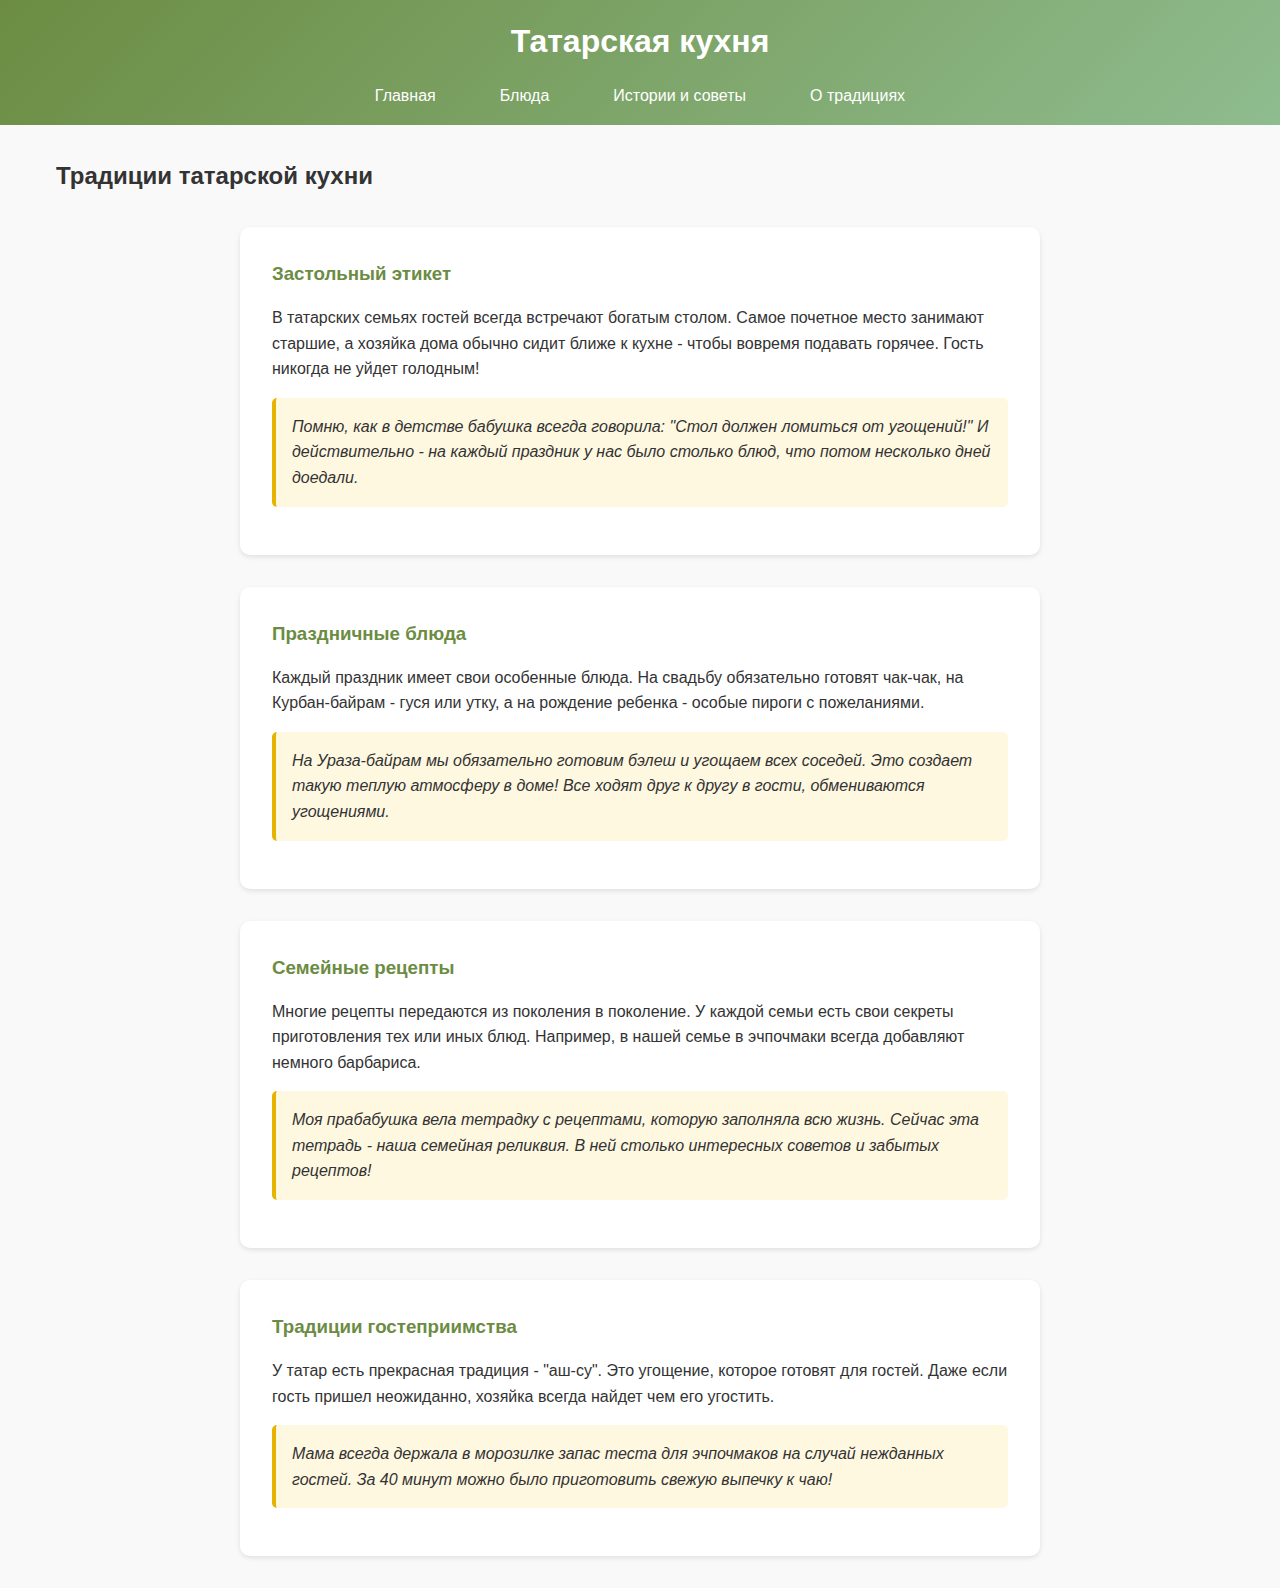
<file: about.html>
<!doctype html>
<html lang="ru">
<head>
    <meta charset="UTF-8">
    <meta name="viewport" content="width=device-width, initial-scale=1.0">
    <title>О традициях - Татарская кухня</title>
    <link rel="stylesheet" href="style.css">
</head>
<body>
    <header>
        <h1>Татарская кухня</h1>
        <nav>
            <ul>
                <li><a href="index.html">Главная</a></li>
                <li><a href="dishes.html">Блюда</a></li>
                <li><a href="recipes.html">Истории и советы</a></li>
                <li><a href="about.html">О традициях</a></li>
            </ul>
        </nav>
    </header>

    <main>
        <h2>Традиции татарской кухни</h2>

        <section class="tradition">
            <h3>Застольный этикет</h3>
            <p>В татарских семьях гостей всегда встречают богатым столом. Самое почетное место занимают старшие, а хозяйка дома обычно сидит ближе к кухне - чтобы вовремя подавать горячее. Гость никогда не уйдет голодным!</p>

            <div class="memory">
                <p>Помню, как в детстве бабушка всегда говорила: "Стол должен ломиться от угощений!" И действительно - на каждый праздник у нас было столько блюд, что потом несколько дней доедали.</p>
            </div>
        </section>

        <section class="tradition">
            <h3>Праздничные блюда</h3>
            <p>Каждый праздник имеет свои особенные блюда. На свадьбу обязательно готовят чак-чак, на Курбан-байрам - гуся или утку, а на рождение ребенка - особые пироги с пожеланиями.</p>

            <div class="memory">
                <p>На Ураза-байрам мы обязательно готовим бэлеш и угощаем всех соседей. Это создает такую теплую атмосферу в доме! Все ходят друг к другу в гости, обмениваются угощениями.</p>
            </div>
        </section>

        <section class="tradition">
            <h3>Семейные рецепты</h3>
            <p>Многие рецепты передаются из поколения в поколение. У каждой семьи есть свои секреты приготовления тех или иных блюд. Например, в нашей семье в эчпочмаки всегда добавляют немного барбариса.</p>

            <div class="memory">
                <p>Моя прабабушка вела тетрадку с рецептами, которую заполняла всю жизнь. Сейчас эта тетрадь - наша семейная реликвия. В ней столько интересных советов и забытых рецептов!</p>
            </div>
        </section>

        <section class="tradition">
            <h3>Традиции гостеприимства</h3>
            <p>У татар есть прекрасная традиция - "аш-су". Это угощение, которое готовят для гостей. Даже если гость пришел неожиданно, хозяйка всегда найдет чем его угостить.</p>

            <div class="memory">
                <p>Мама всегда держала в морозилке запас теста для эчпочмаков на случай нежданных гостей. За 40 минут можно было приготовить свежую выпечку к чаю!</p>
            </div>
        </section>
    </main>
</body>
</html>
</file>
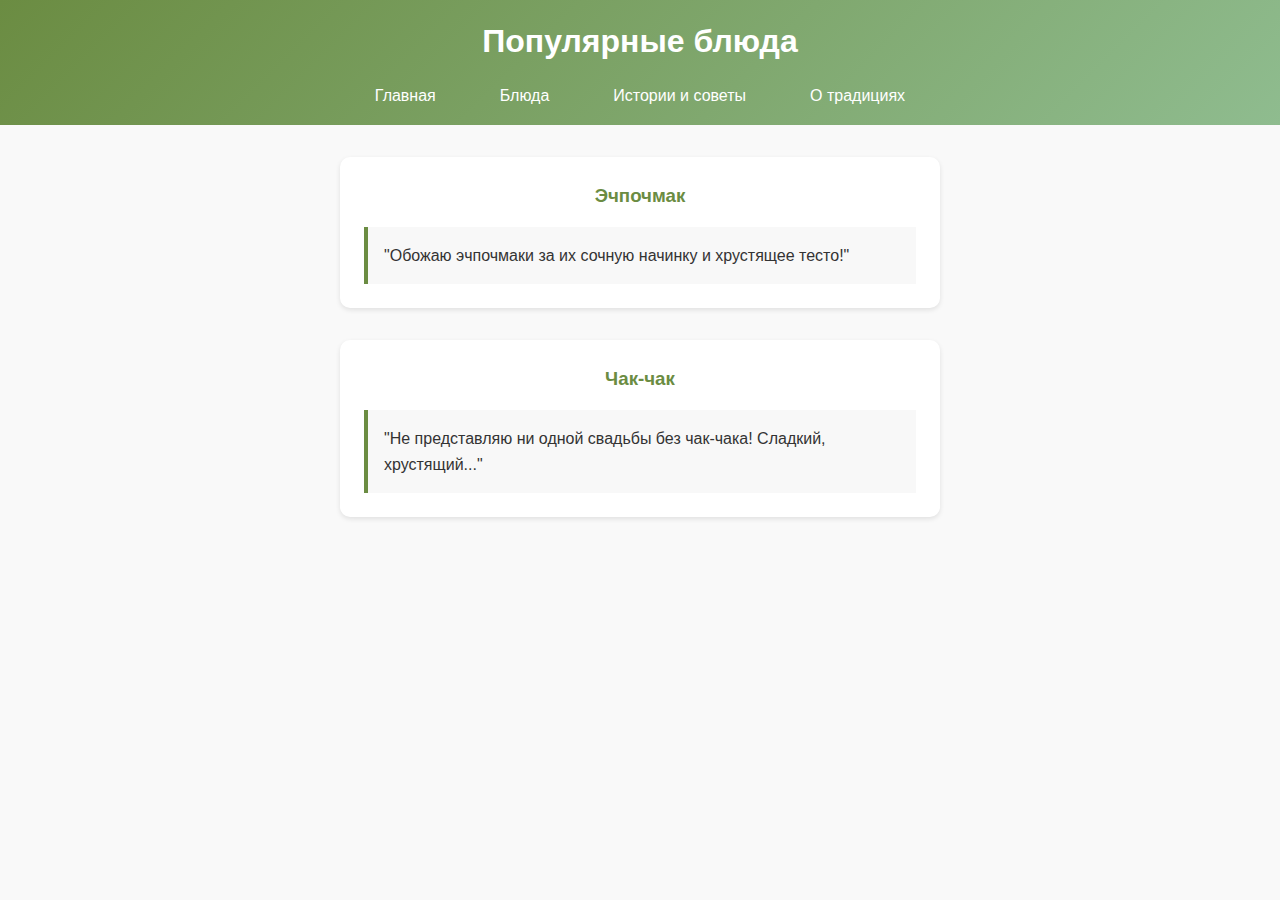
<file: dishes.html>
<!doctype html>
<html lang="ru">
<head>
    <meta charset="UTF-8">
    <title>Блюда - Татарская кухня</title>
    <link rel="stylesheet" href="style.css">
</head>
<body>
    <header>
        <h1>Популярные блюда</h1>
        <nav>
            <ul>
                <li><a href="index.html">Главная</a></li>
                <li><a href="dishes.html">Блюда</a></li>
                <li><a href="recipes.html">Истории и советы</a></li>
                <li><a href="about.html">О традициях</a></li>
            </ul>
        </nav>
    </header>

    <main>
        <div class="dish-card">
            <h3>Эчпочмак</h3>
            <div class="review">
                <p>"Обожаю эчпочмаки за их сочную начинку и хрустящее тесто!"</p>
            </div>
        </div>

        <div class="dish-card">
            <h3>Чак-чак</h3>
            <div class="review">
                <p>"Не представляю ни одной свадьбы без чак-чака! Сладкий, хрустящий..."</p>
            </div>
        </div>
    </main>
</body>
</html>
</file>
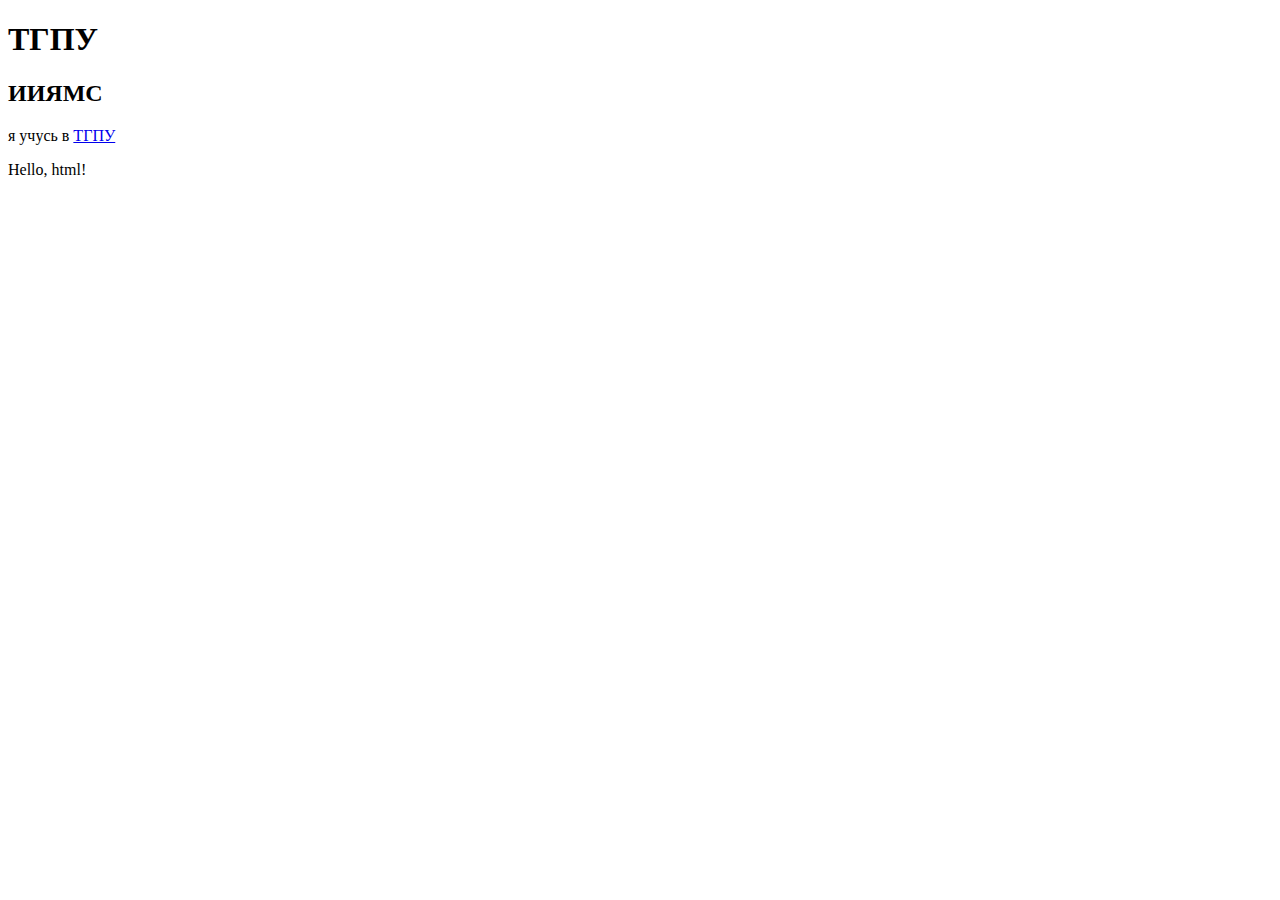
<file: ingex.html>
<!doctype html>
<html>
    <head>

    </head>
    <body>
        <h1>ТГПУ</h1>
        <h2>ИИЯМС</h2>
        <p>я учусь в <a href="hhtps://www.tspu.ru">ТГПУ</a></p>
        Hello, html!
    </body>
</html>
</file>
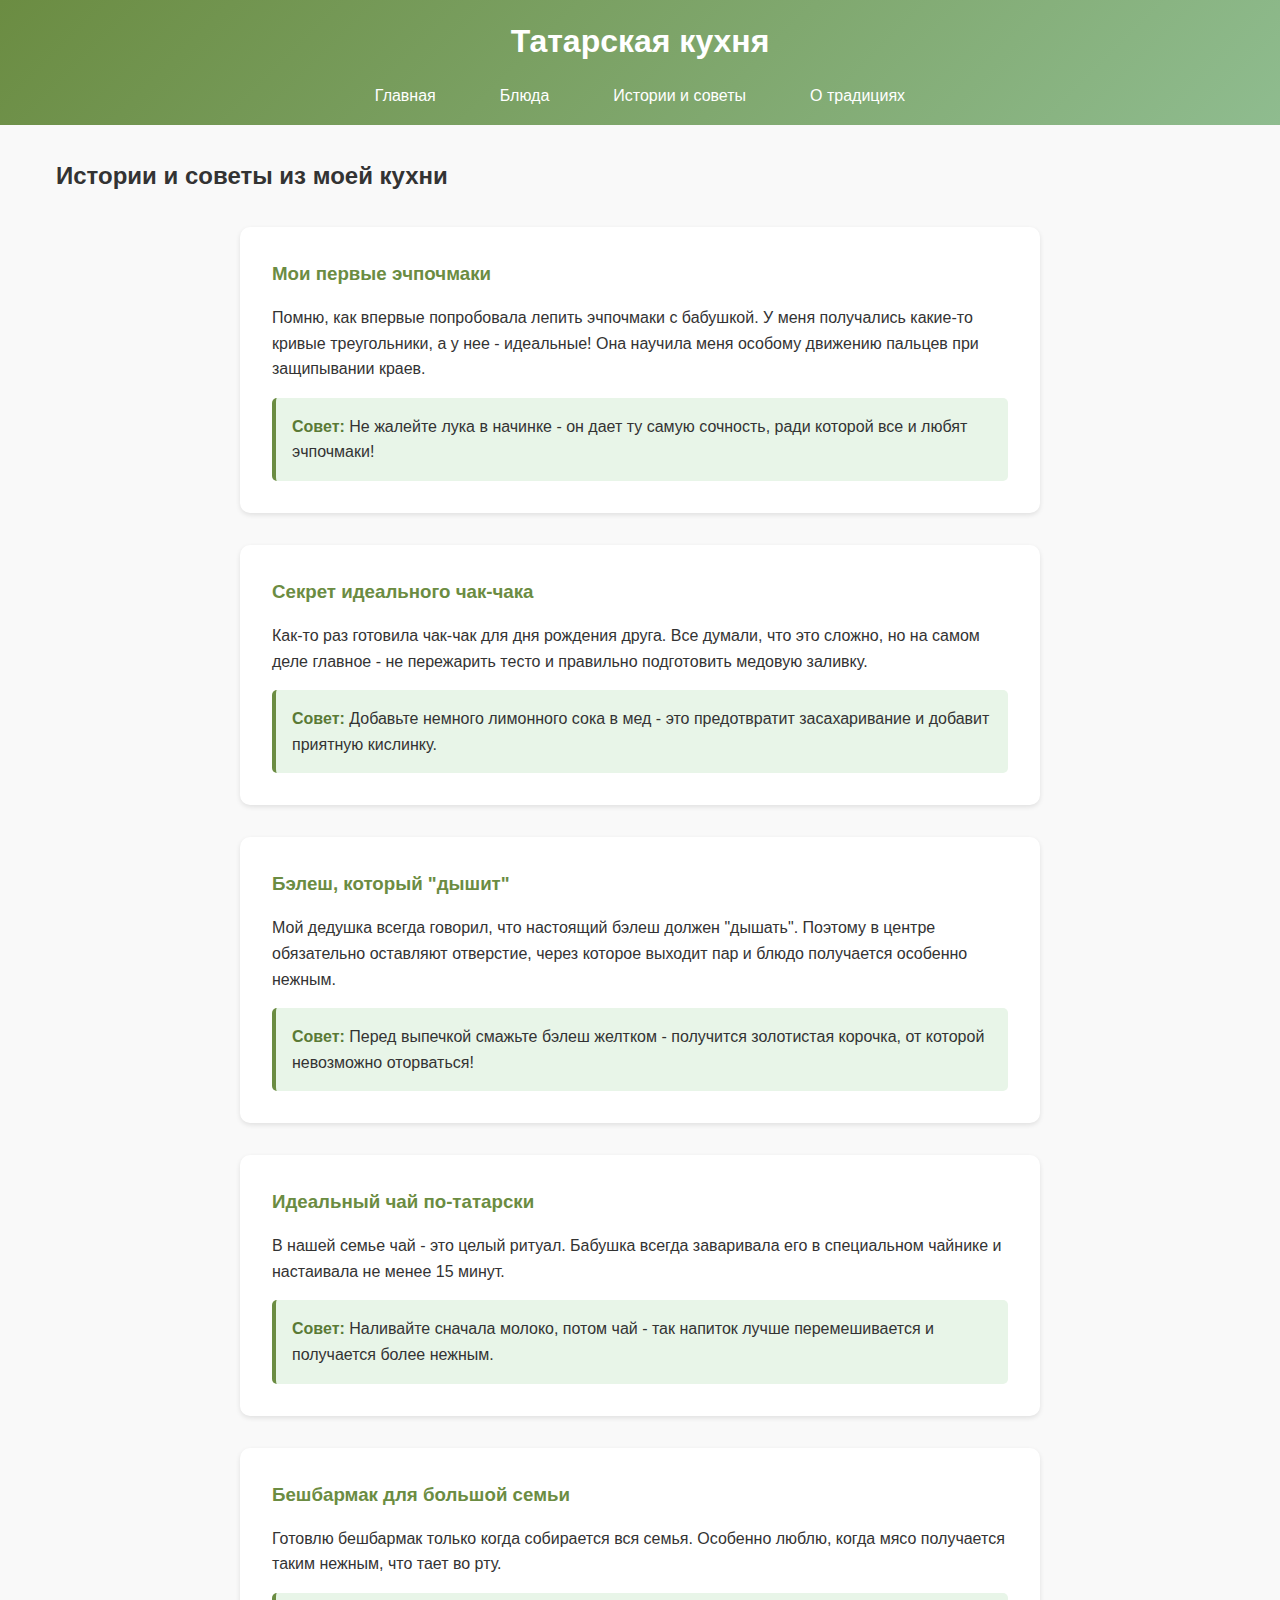
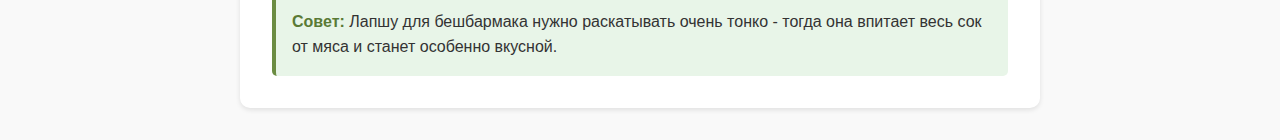
<file: recipes.html>
<!doctype html>
<html lang="ru">
<head>
    <meta charset="UTF-8">
    <meta name="viewport" content="width=device-width, initial-scale=1.0">
    <title>Истории и советы - Татарская кухня</title>
    <link rel="stylesheet" href="style.css">
</head>
<body>
    <header>
        <h1>Татарская кухня</h1>
        <nav>
            <ul>
                <li><a href="index.html">Главная</a></li>
                <li><a href="dishes.html">Блюда</a></li>
                <li><a href="recipes.html">Истории и советы</a></li>
                <li><a href="about.html">О традициях</a></li>
            </ul>
        </nav>
    </header>

    <main>
        <h2>Истории и советы из моей кухни</h2>

        <article class="story">
            <h3>Мои первые эчпочмаки</h3>
            <p>Помню, как впервые попробовала лепить эчпочмаки с бабушкой. У меня получались какие-то кривые треугольники, а у нее - идеальные! Она научила меня особому движению пальцев при защипывании краев.</p>
            <div class="tip">
                <strong>Совет:</strong> Не жалейте лука в начинке - он дает ту самую сочность, ради которой все и любят эчпочмаки!
            </div>
        </article>

        <article class="story">
            <h3>Секрет идеального чак-чака</h3>
            <p>Как-то раз готовила чак-чак для дня рождения друга. Все думали, что это сложно, но на самом деле главное - не пережарить тесто и правильно подготовить медовую заливку.</p>
            <div class="tip">
                <strong>Совет:</strong> Добавьте немного лимонного сока в мед - это предотвратит засахаривание и добавит приятную кислинку.
            </div>
        </article>

        <article class="story">
            <h3>Бэлеш, который "дышит"</h3>
            <p>Мой дедушка всегда говорил, что настоящий бэлеш должен "дышать". Поэтому в центре обязательно оставляют отверстие, через которое выходит пар и блюдо получается особенно нежным.</p>
            <div class="tip">
                <strong>Совет:</strong> Перед выпечкой смажьте бэлеш желтком - получится золотистая корочка, от которой невозможно оторваться!
            </div>
        </article>

        <article class="story">
            <h3>Идеальный чай по-татарски</h3>
            <p>В нашей семье чай - это целый ритуал. Бабушка всегда заваривала его в специальном чайнике и настаивала не менее 15 минут.</p>
            <div class="tip">
                <strong>Совет:</strong> Наливайте сначала молоко, потом чай - так напиток лучше перемешивается и получается более нежным.
            </div>
        </article>

        <article class="story">
            <h3>Бешбармак для большой семьи</h3>
            <p>Готовлю бешбармак только когда собирается вся семья. Особенно люблю, когда мясо получается таким нежным, что тает во рту.</p>
            <div class="tip">
                <strong>Совет:</strong> Лапшу для бешбармака нужно раскатывать очень тонко - тогда она впитает весь сок от мяса и станет особенно вкусной.
            </div>
        </article>
    </main>
</body>
</html>
</file>
<file: style.css>
* {
    margin: 0;
    padding: 0;
    box-sizing: border-box;
}

body {
    font-family: 'Arial', sans-serif;
    line-height: 1.6;
    background-color: #f9f9f9;
    color: #333;
}

header {
    background: linear-gradient(135deg, #6b8c42, #8fbc8f);
    color: white;
    padding: 1rem;
    text-align: center;
}

nav ul {
    list-style: none;
    display: flex;
    justify-content: center;
    gap: 2rem;
    margin-top: 1rem;
}

nav a {
    color: white;
    text-decoration: none;
    padding: 0.5rem 1rem;
    border-radius: 5px;
    transition: background-color 0.3s;
}

nav a:hover {
    background-color: rgba(255, 255, 255, 0.2);
}

main {
    max-width: 1200px;
    margin: 2rem auto;
    padding: 0 1rem;
}

/* Стили для главной страницы */
.intro {
    text-align: center;
    margin-bottom: 3rem;
}

.main-image {
    max-width: 100%;
    height: auto;
    border-radius: 10px;
    margin: 1rem 0;
    box-shadow: 0 4px 8px rgba(0,0,0,0.2);
}

.features {
    background: white;
    padding: 2rem;
    border-radius: 10px;
    box-shadow: 0 2px 5px rgba(0,0,0,0.1);
}

/* Стили для страницы с блюдами */
.dish-card {
    background: white;
    margin: 2rem auto;
    padding: 1.5rem;
    border-radius: 10px;
    box-shadow: 0 2px 5px rgba(0,0,0,0.1);
    text-align: center;
    max-width: 600px;
}

.dish-card img {
    width: 100%;
    max-width: 500px;
    height: 300px;
    object-fit: cover;
    border-radius: 8px;
    margin: 1rem 0;
}

.dish-card h3 {
    text-align: center;
    color: #6b8c42;
    margin-bottom: 1rem;
}

.review {
    background: #f8f8f8;
    padding: 1rem;
    border-left: 4px solid #6b8c42;
    margin-top: 1rem;
    text-align: left;
}

.review p {
    margin: 0;
    line-height: 1.6;
}

/* Стили для страницы с историями */
.story {
    background: white;
    margin: 2rem auto;
    padding: 2rem;
    border-radius: 10px;
    box-shadow: 0 2px 5px rgba(0,0,0,0.1);
    max-width: 800px;
}

.story h3 {
    color: #6b8c42;
    margin-bottom: 1rem;
}

.tip {
    background: #e8f5e8;
    padding: 1rem;
    border-radius: 5px;
    margin-top: 1rem;
    border-left: 4px solid #6b8c42;
}

.tip strong {
    color: #5a7a35;
}

/* Стили для страницы о традициях */
.tradition {
    background: white;
    margin: 2rem auto;
    padding: 2rem;
    border-radius: 10px;
    box-shadow: 0 2px 5px rgba(0,0,0,0.1);
    max-width: 800px;
}

.tradition h3 {
    color: #6b8c42;
    margin-bottom: 1rem;
}

.memory {
    background: #fff8e1;
    padding: 1rem;
    border-radius: 5px;
    margin: 1rem 0;
    font-style: italic;
    border-left: 4px solid #e6b400;
}

.memory p {
    margin: 0;
}

footer {
    background: #333;
    color: white;
    text-align: center;
    padding: 1rem;
    margin-top: 2rem;
}
</file>
